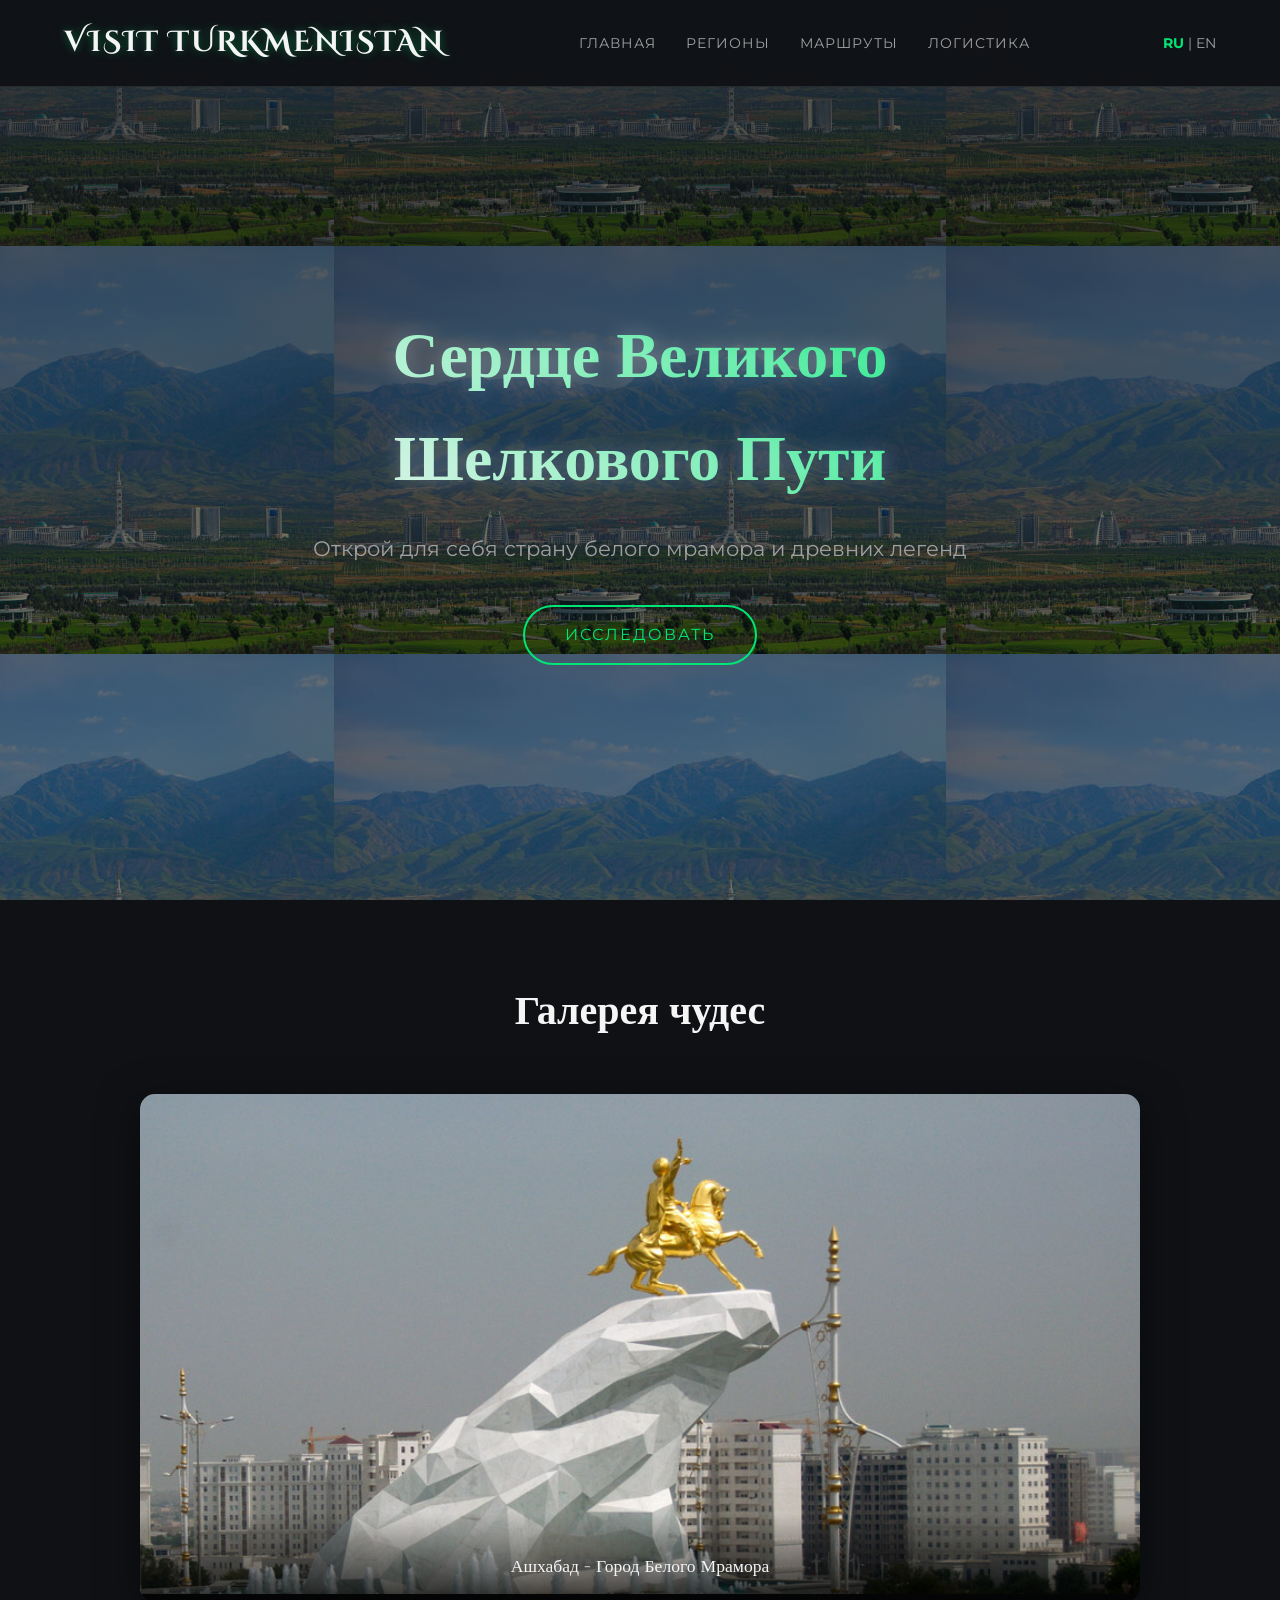
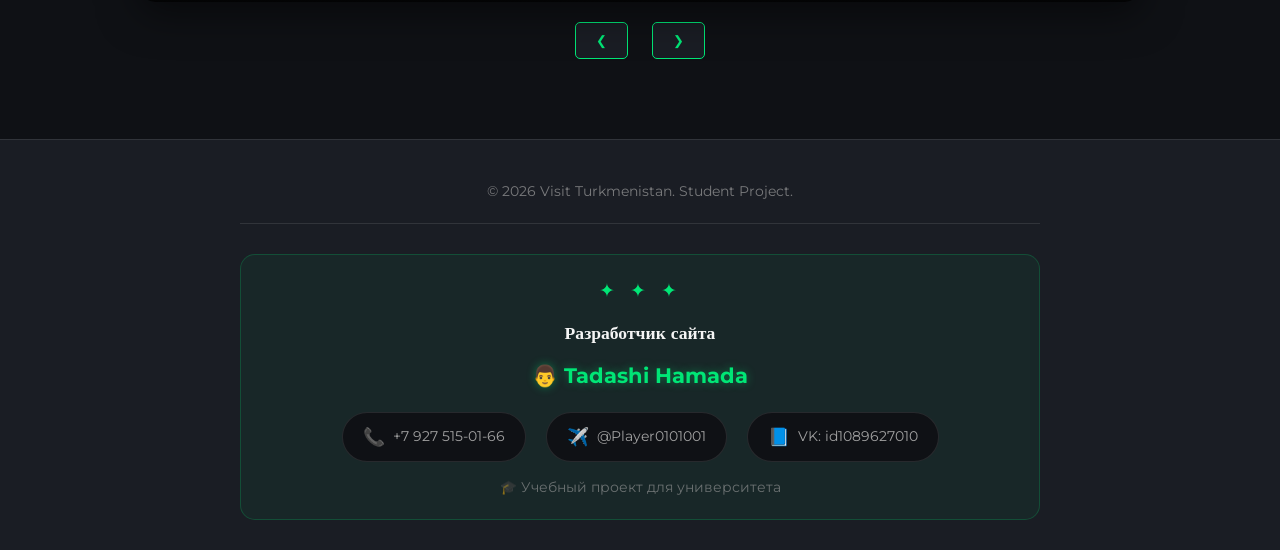
<file: index.html>
<!DOCTYPE html>
<html lang="ru">
<head>
    <meta charset="UTF-8">
    <meta name="viewport" content="width=device-width, initial-scale=1.0">
    <title>Visit Turkmenistan</title>
    <!-- Подключаем шрифты Google -->
    <link href="https://fonts.googleapis.com/css2?family=Cinzel+Decorative:wght@400;700&family=Montserrat:wght@300;400;600&display=swap" rel="stylesheet">
    <!-- Подключаем стили (пока пустые) -->
    <link rel="stylesheet" href="css/style.css">
</head>
<body>

    <!-- Навигация -->
    <nav class="navbar">
        <div class="logo">VISIT TURKMENISTAN</div>
        <ul class="nav-links">
            <li><a href="index.html" data-lang="home">Главная</a></li>
            <li><a href="regions.html" data-lang="regions">Регионы</a></li>
            <li><a href="route.html" data-lang="routes">Маршруты</a></li>
            <li><a href="logistics.html" data-lang="logistics">Логистика</a></li>
        </ul>
        <div class="lang-switch">
            <span id="lang-ru" class="active">RU</span> | <span id="lang-en">EN</span>
        </div>
    </nav>

    <!-- Главный экран -->
    <header class="hero">
        <div class="hero-content">
            <h1 data-lang="hero_title">Сердце Великого Шелкового Пути</h1>
            <p data-lang="hero_subtitle">Открой для себя страну белого мрамора и древних легенд</p>
            <a href="regions.html" class="btn-main" data-lang="btn_explore">Исследовать</a>
        </div>
    </header>

      <!-- Слайдер (5 фото красивых мест) -->
<section class="slider-section">
    <h2 data-lang="gallery_title">Галерея чудес</h2>
    <div class="slider-container">
        <div class="slide active">
            <img src="img/slide1.jpg" alt="Ashgabat">
            <div class="slide-caption">Ашхабад - Город Белого Мрамора</div>
        </div>
        <div class="slide">
            <img src="img/slide2.jpg" alt="Darvaza">
            <div class="slide-caption">Дарваза - Врата Ада</div>
        </div>
        <div class="slide">
            <img src="img/slide3.jpg" alt="Kugitang">
            <div class="slide-caption">Кугитанг - Следы Динозавров</div>
        </div>
        <div class="slide">
            <img src="img/slide4.jpg" alt="Avaza">
            <div class="slide-caption">Аваза - Каспийское Море</div>
        </div>
        <div class="slide">
            <img src="img/slide5.jpg" alt="Merv">
            <div class="slide-caption">Древний Мерв - UNESCO</div>
        </div>
    </div>
    <div class="slider-controls">
        <button id="prevBtn">&#10094;</button>
        <button id="nextBtn">&#10095;</button>
    </div>
</section>

    <footer>
    <div class="footer-content">
        <div class="footer-main">
            <p>&copy; 2026 Visit Turkmenistan. Student Project.</p>
        </div>
        
        <div class="developer-info">
            <div class="dev-divider">✦ ✦ ✦</div>
            <h4>Разработчик сайта</h4>
            <div class="dev-name">👨‍ Tadashi Hamada</div>
            <div class="dev-contacts">
                <a href="tel:+79275150166" class="dev-contact-item">
                    <span class="icon">📞</span> +7 927 515-01-66
                </a>
                <a href="https://t.me/Player0101001" target="_blank" class="dev-contact-item">
                    <span class="icon">✈️</span> @Player0101001
                </a>
                <a href="https://vk.com/id1089627010" target="_blank" class="dev-contact-item">
                    <span class="icon">📘</span> VK: id1089627010
                </a>
            </div>
            <p class="dev-note">🎓 Учебный проект для университета</p>
        </div>
    </div>
</footer>

    <script src="js/script.js"></script>
</body>
</html>
</file>
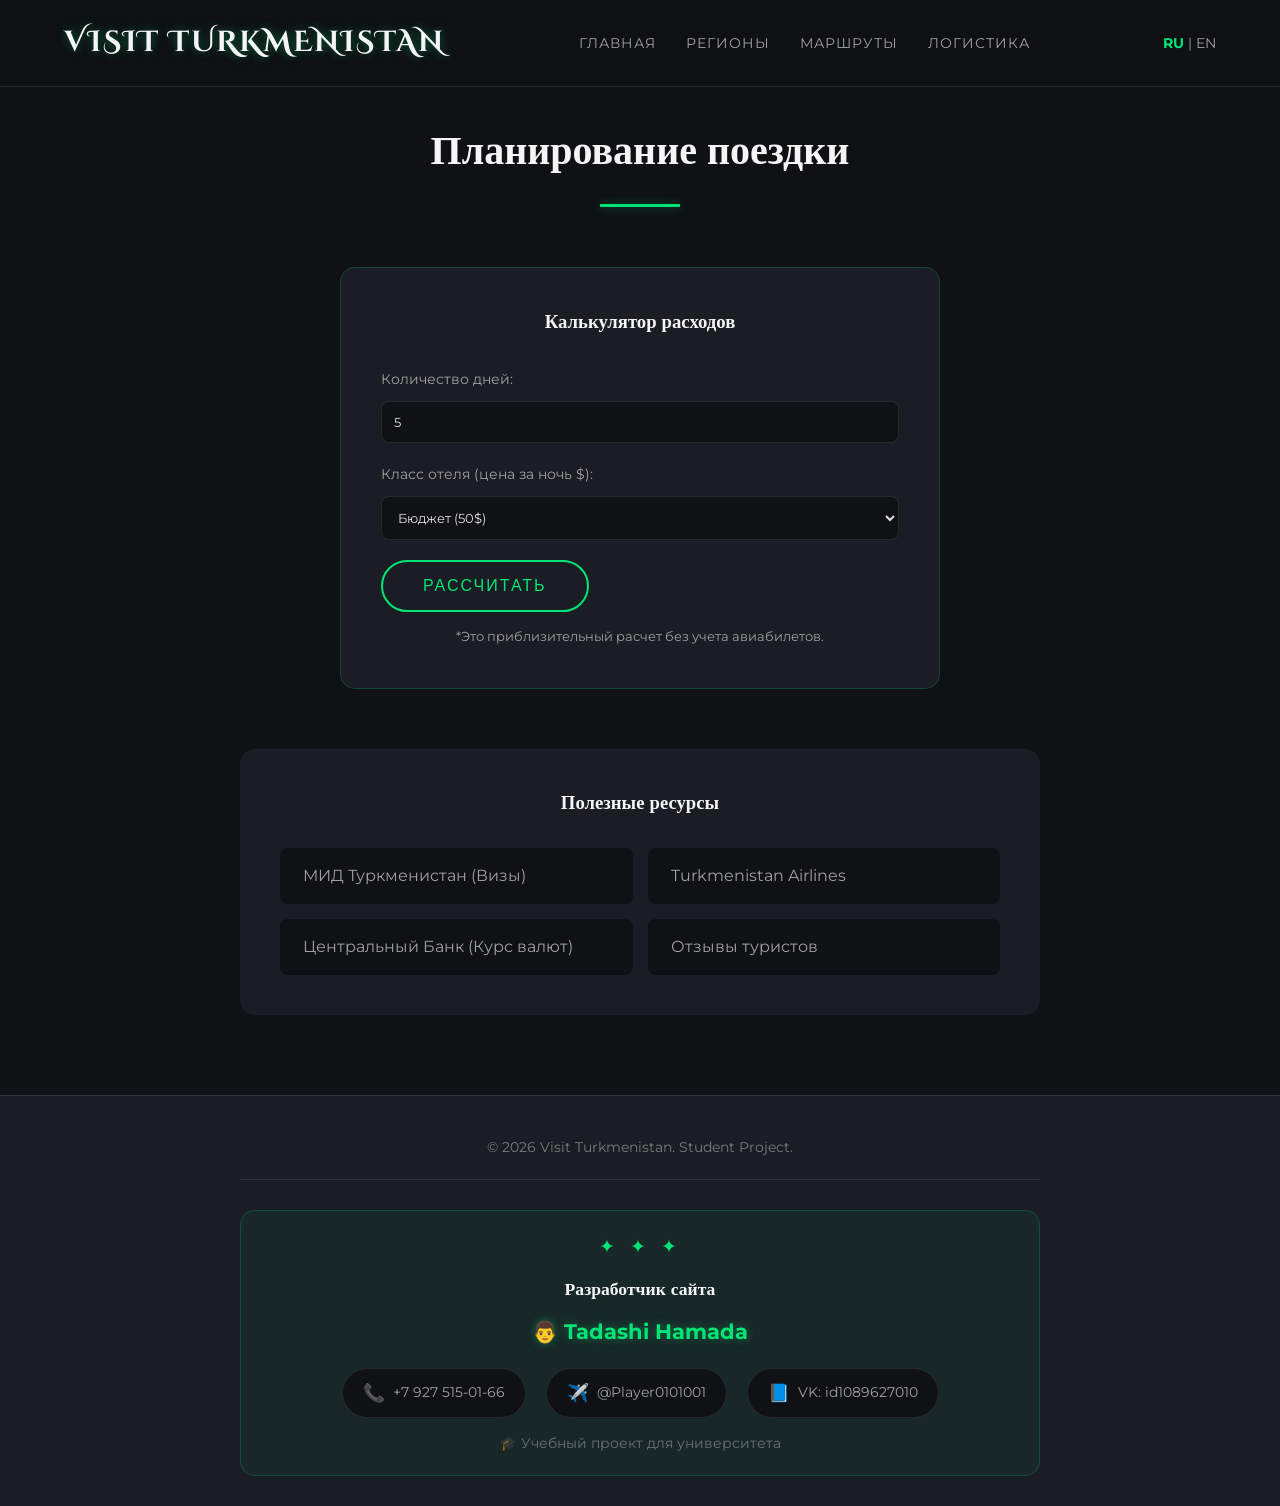
<file: logistics.html>
<!DOCTYPE html>
<html lang="ru">
<head>
    <meta charset="UTF-8">
    <meta name="viewport" content="width=device-width, initial-scale=1.0">
    <title>Логистика - Visit Turkmenistan</title>
    <link href="https://fonts.googleapis.com/css2?family=Cinzel+Decorative:wght@400;700&family=Montserrat:wght@300;400;600&display=swap" rel="stylesheet">
    <link rel="stylesheet" href="css/style.css">
</head>
<body>
    <nav class="navbar">
        <div class="logo">VISIT TURKMENISTAN</div>
        <ul class="nav-links">
            <li><a href="index.html" data-lang="home">Главная</a></li>
            <li><a href="regions.html" data-lang="regions">Регионы</a></li>
            <li><a href="route.html" data-lang="routes">Маршруты</a></li>
            <li><a href="logistics.html" data-lang="logistics">Логистика</a></li>
        </ul>
        <div class="lang-switch">
            <span id="lang-ru" class="active">RU</span> | <span id="lang-en">EN</span>
        </div>
    </nav>

    <section class="content-section">
        <h2 data-lang="logistics_title">Планирование поездки</h2>

        <!-- Калькулятор -->
        <div class="calculator-box">
            <h3 data-lang="calc_title">Калькулятор расходов</h3>
            <label data-lang="calc_days">Количество дней:</label>
            <input type="number" id="days" value="5" min="1">
            
            <label data-lang="calc_hotel">Класс отеля (цена за ночь $):</label>
            <select id="hotel">
                <option value="50">Бюджет (50$)</option>
                <option value="100">Средний (100$)</option>
                <option value="250">Люкс (250$)</option>
            </select>

            <button id="calc-btn" class="btn-main" data-lang="calc_btn">Рассчитать</button>
            <div id="calc-result" class="result-box"></div>
            <p class="disclaimer" data-lang="calc_disclaimer">*Это приблизительный расчет без учета авиабилетов.</p>
        </div>

        <!-- Полезные ссылки -->
        <div class="links-box">
            <h3 data-lang="links_title">Полезные ресурсы</h3>
            <ul class="useful-links">
                <li><a href="https://www.mfa.gov.tm/" target="_blank">МИД Туркменистан (Визы)</a></li>
                <li><a href="https://www.turkmenistanairlines.com/" target="_blank">Turkmenistan Airlines</a></li>
                <li><a href="https://www.cbt.tm/" target="_blank">Центральный Банк (Курс валют)</a></li>
                <li><a href="https://www.tripadvisor.ru/" target="_blank">Отзывы туристов</a></li>
            </ul>
        </div>
    </section>

    <footer>
    <div class="footer-content">
        <div class="footer-main">
            <p>&copy; 2026 Visit Turkmenistan. Student Project.</p>
        </div>
        
        <div class="developer-info">
            <div class="dev-divider">✦ ✦ ✦</div>
            <h4>Разработчик сайта</h4>
            <div class="dev-name">👨‍ Tadashi Hamada</div>
            <div class="dev-contacts">
                <a href="tel:+79275150166" class="dev-contact-item">
                    <span class="icon">📞</span> +7 927 515-01-66
                </a>
                <a href="https://t.me/Player0101001" target="_blank" class="dev-contact-item">
                    <span class="icon">✈️</span> @Player0101001
                </a>
                <a href="https://vk.com/id1089627010" target="_blank" class="dev-contact-item">
                    <span class="icon">📘</span> VK: id1089627010
                </a>
            </div>
            <p class="dev-note">🎓 Учебный проект для университета</p>
        </div>
    </div>
</footer>


    <script src="js/script.js"></script>
</body>
</html>
</file>
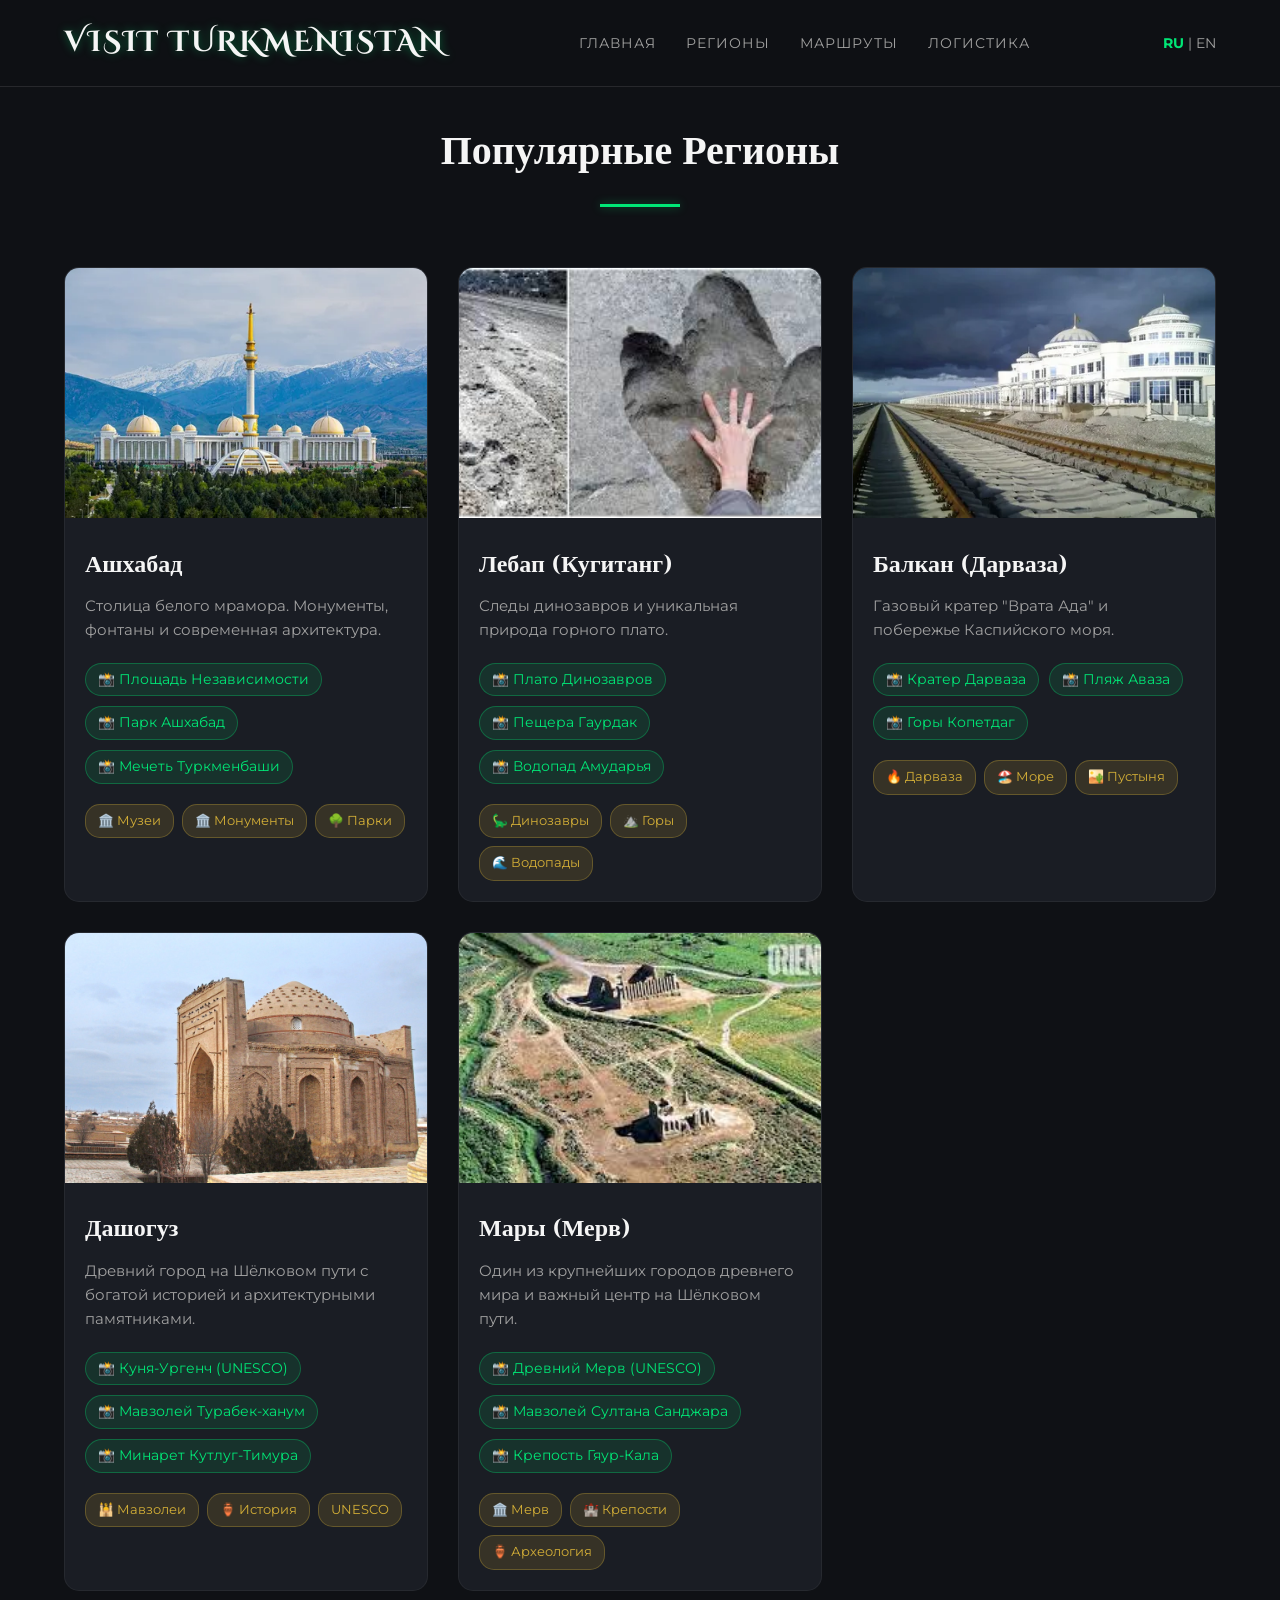
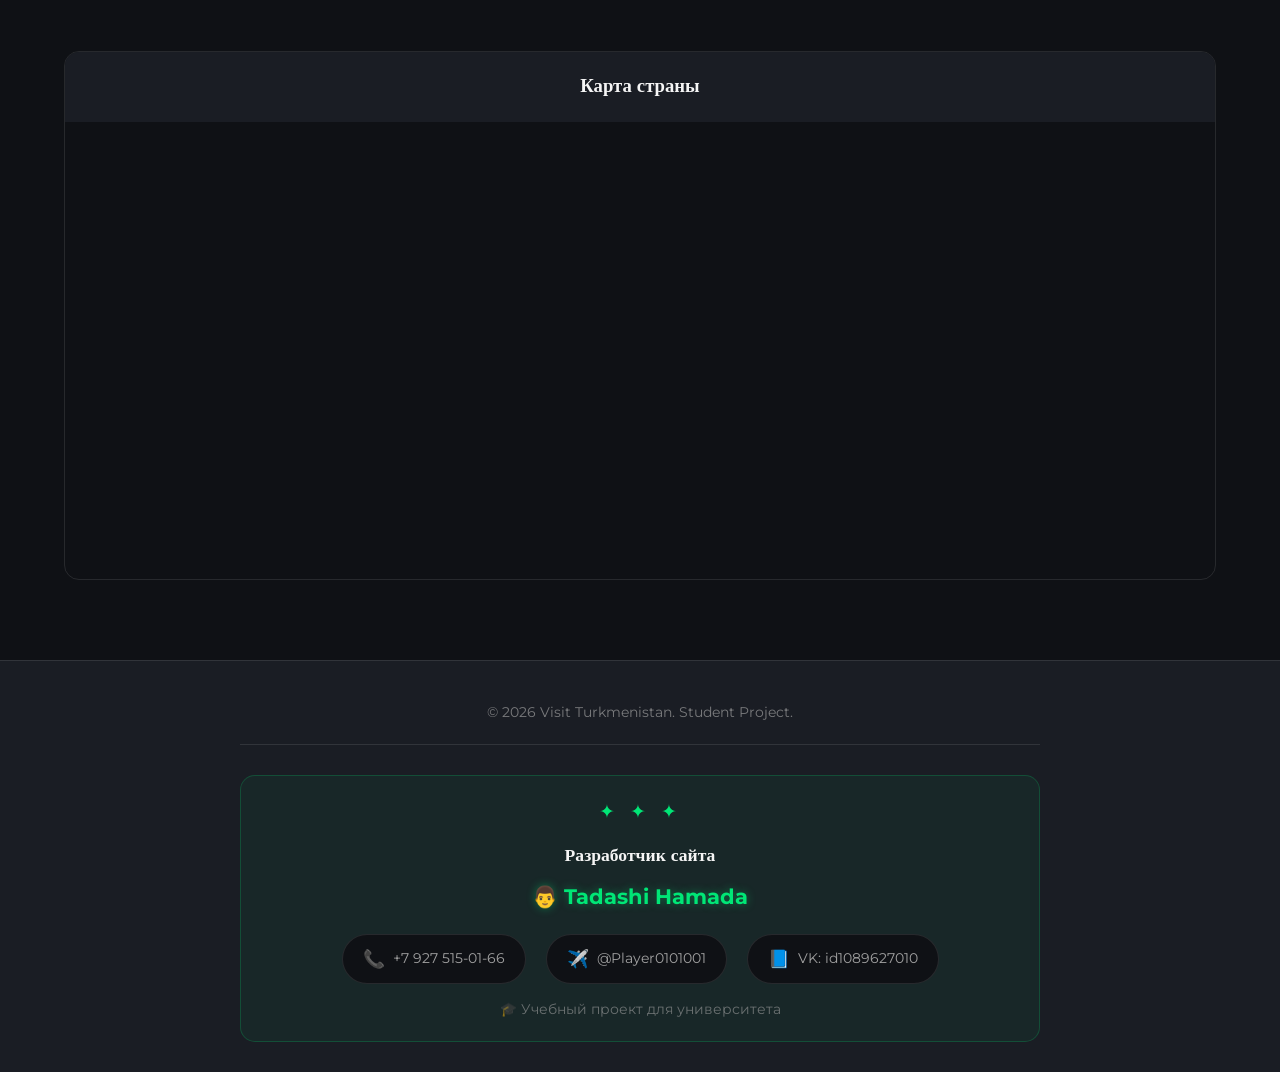
<file: regions.html>
<!DOCTYPE html>
<html lang="ru">
<head>
    <meta charset="UTF-8">
    <meta name="viewport" content="width=device-width, initial-scale=1.0">
    <title>Регионы - Visit Turkmenistan</title>
    <link href="https://fonts.googleapis.com/css2?family=Cinzel+Decorative:wght@400;700&family=Montserrat:wght@300;400;600&display=swap" rel="stylesheet">
    <link rel="stylesheet" href="css/style.css">
</head>
<body>
    <nav class="navbar">
        <div class="logo">VISIT TURKMENISTAN</div>
        <ul class="nav-links">
            <li><a href="index.html" data-lang="home">Главная</a></li>
            <li><a href="regions.html" data-lang="regions">Регионы</a></li>
            <li><a href="route.html" data-lang="routes">Маршруты</a></li>
            <li><a href="logistics.html" data-lang="logistics">Логистика</a></li>
        </ul>
        <div class="lang-switch">
            <span id="lang-ru" class="active">RU</span> | <span id="lang-en">EN</span>
        </div>
    </nav>

    <section class="content-section">
        <h2 data-lang="regions_title">Популярные Регионы</h2>
        
      
        <!-- Замени блок regions-grid на: -->
        <div class="regions-grid">
            <!-- Ашхабад -->
            <div class="region-card">
                <img src="img/ashgabat.jpg" alt="Ashgabat">
                <h3>Ашхабад</h3>
                <p data-lang="ashgabat_desc">Столица белого мрамора. Монументы, фонтаны и современная архитектура.</p>
                <div class="photo-spots">
                    <span>📸 Площадь Независимости</span>
                    <span>📸 Парк Ашхабад</span>
                    <span>📸 Мечеть Туркменбаши</span>
                </div>
                <div class="region-features">
                    <span class="feature">🏛️ Музеи</span>
                    <span class="feature">🏛️ Монументы</span>
                    <span class="feature">🌳 Парки</span>
                </div>
            </div>

            <!-- Лебап -->
            <div class="region-card">
                <img src="img/lebap1.jpg" alt="Lebap">
                <h3>Лебап (Кугитанг)</h3>
                <p data-lang="lebap_desc">Следы динозавров и уникальная природа горного плато.</p>
                <div class="photo-spots">
                    <span>📸 Плато Динозавров</span>
                    <span>📸 Пещера Гаурдак</span>
                    <span>📸 Водопад Амударья</span>
                </div>
                <div class="region-features">
                    <span class="feature">🦕 Динозавры</span>
                    <span class="feature">⛰️ Горы</span>
                    <span class="feature">🌊 Водопады</span>
                </div>
            </div>

            <!-- Балкан -->
            <div class="region-card">
                <img src="img/balkan.jpg" alt="Balkan">
                <h3>Балкан (Дарваза)</h3>
                <p data-lang="balkan_desc">Газовый кратер "Врата Ада" и побережье Каспийского моря.</p>
                <div class="photo-spots">
                    <span>📸 Кратер Дарваза</span>
                    <span>📸 Пляж Аваза</span>
                    <span>📸 Горы Копетдаг</span>
                </div>
                <div class="region-features">
                    <span class="feature">🔥 Дарваза</span>
                    <span class="feature">🏖️ Море</span>
                    <span class="feature">🏜️ Пустыня</span>
                </div>
            </div>

            <!-- Дашогуз -->
            <div class="region-card">
                <img src="img/dashoguz.jpg" alt="Dashoguz">
                <h3>Дашогуз</h3>
                <p>Древний город на Шёлковом пути с богатой историей и архитектурными памятниками.</p>
                <div class="photo-spots">
                    <span>📸 Куня-Ургенч (UNESCO)</span>
                    <span>📸 Мавзолей Турабек-ханум</span>
                    <span>📸 Минарет Кутлуг-Тимура</span>
                </div>
                <div class="region-features">
                    <span class="feature">🕌 Мавзолеи</span>
                    <span class="feature">🏺 История</span>
                    <span class="feature"> UNESCO</span>
                </div>
            </div>

            <!-- Мары -->
            <div class="region-card">
                <img src="img/mary.jpg" alt="Mary">
                <h3>Мары (Мерв)</h3>
                <p>Один из крупнейших городов древнего мира и важный центр на Шёлковом пути.</p>
                <div class="photo-spots">
                    <span>📸 Древний Мерв (UNESCO)</span>
                    <span>📸 Мавзолей Султана Санджара</span>
                    <span>📸 Крепость Гяур-Кала</span>
                </div>
                <div class="region-features">
                    <span class="feature">🏛️ Мерв</span>
                    <span class="feature">🏰 Крепости</span>
                    <span class="feature">🏺 Археология</span>
                </div>
            </div>
        </div>


        <!-- Интерактивная карта (iframe Google Maps) -->
        <div class="map-container">
            <h3 data-lang="map_title">Карта страны</h3>
            <iframe src="https://www.google.com/maps/embed?pb=!1m18!1m12!1m3!1d3056623.684232!2d56.5!3d39.0!2m3!1f0!2f0!3f0!3m2!1i1024!2i768!4f13.1!3m3!1m2!1s0x3f34b5b5b5b5b5b5%3A0x5b5b5b5b5b5b5b5b!2sTurkmenistan!5e0!3m2!1sru!2s!4v1600000000000" width="100%" height="450" style="border:0;" allowfullscreen="" loading="lazy"></iframe>
        </div>
    </section>

    <footer>
    <div class="footer-content">
        <div class="footer-main">
            <p>&copy; 2026 Visit Turkmenistan. Student Project.</p>
        </div>
        
        <div class="developer-info">
            <div class="dev-divider">✦ ✦ ✦</div>
            <h4>Разработчик сайта</h4>
            <div class="dev-name">👨‍ Tadashi Hamada</div>
            <div class="dev-contacts">
                <a href="tel:+79275150166" class="dev-contact-item">
                    <span class="icon">📞</span> +7 927 515-01-66
                </a>
                <a href="https://t.me/Player0101001" target="_blank" class="dev-contact-item">
                    <span class="icon">✈️</span> @Player0101001
                </a>
                <a href="https://vk.com/id1089627010" target="_blank" class="dev-contact-item">
                    <span class="icon">📘</span> VK: id1089627010
                </a>
            </div>
            <p class="dev-note">🎓 Учебный проект для университета</p>
        </div>
    </div>
</footer>

    <script src="js/script.js"></script>
</body>
</html>
</file>
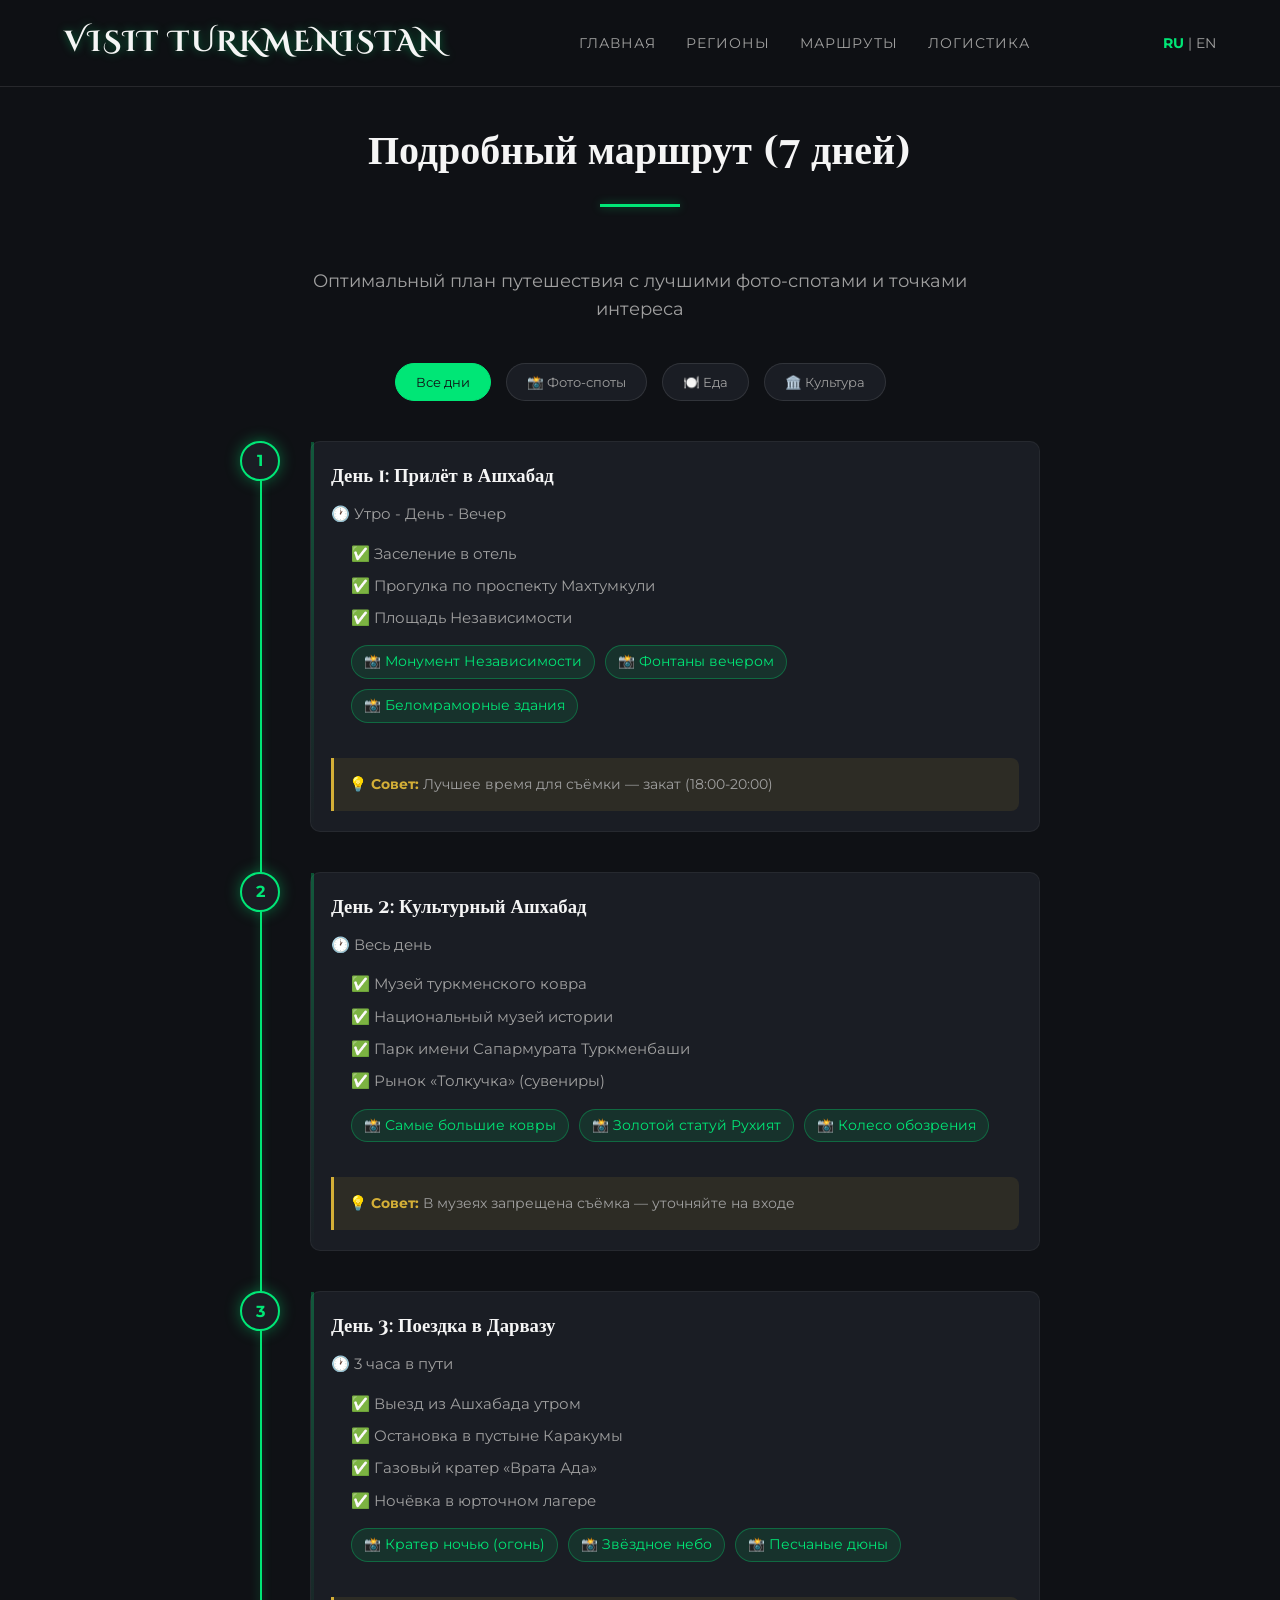
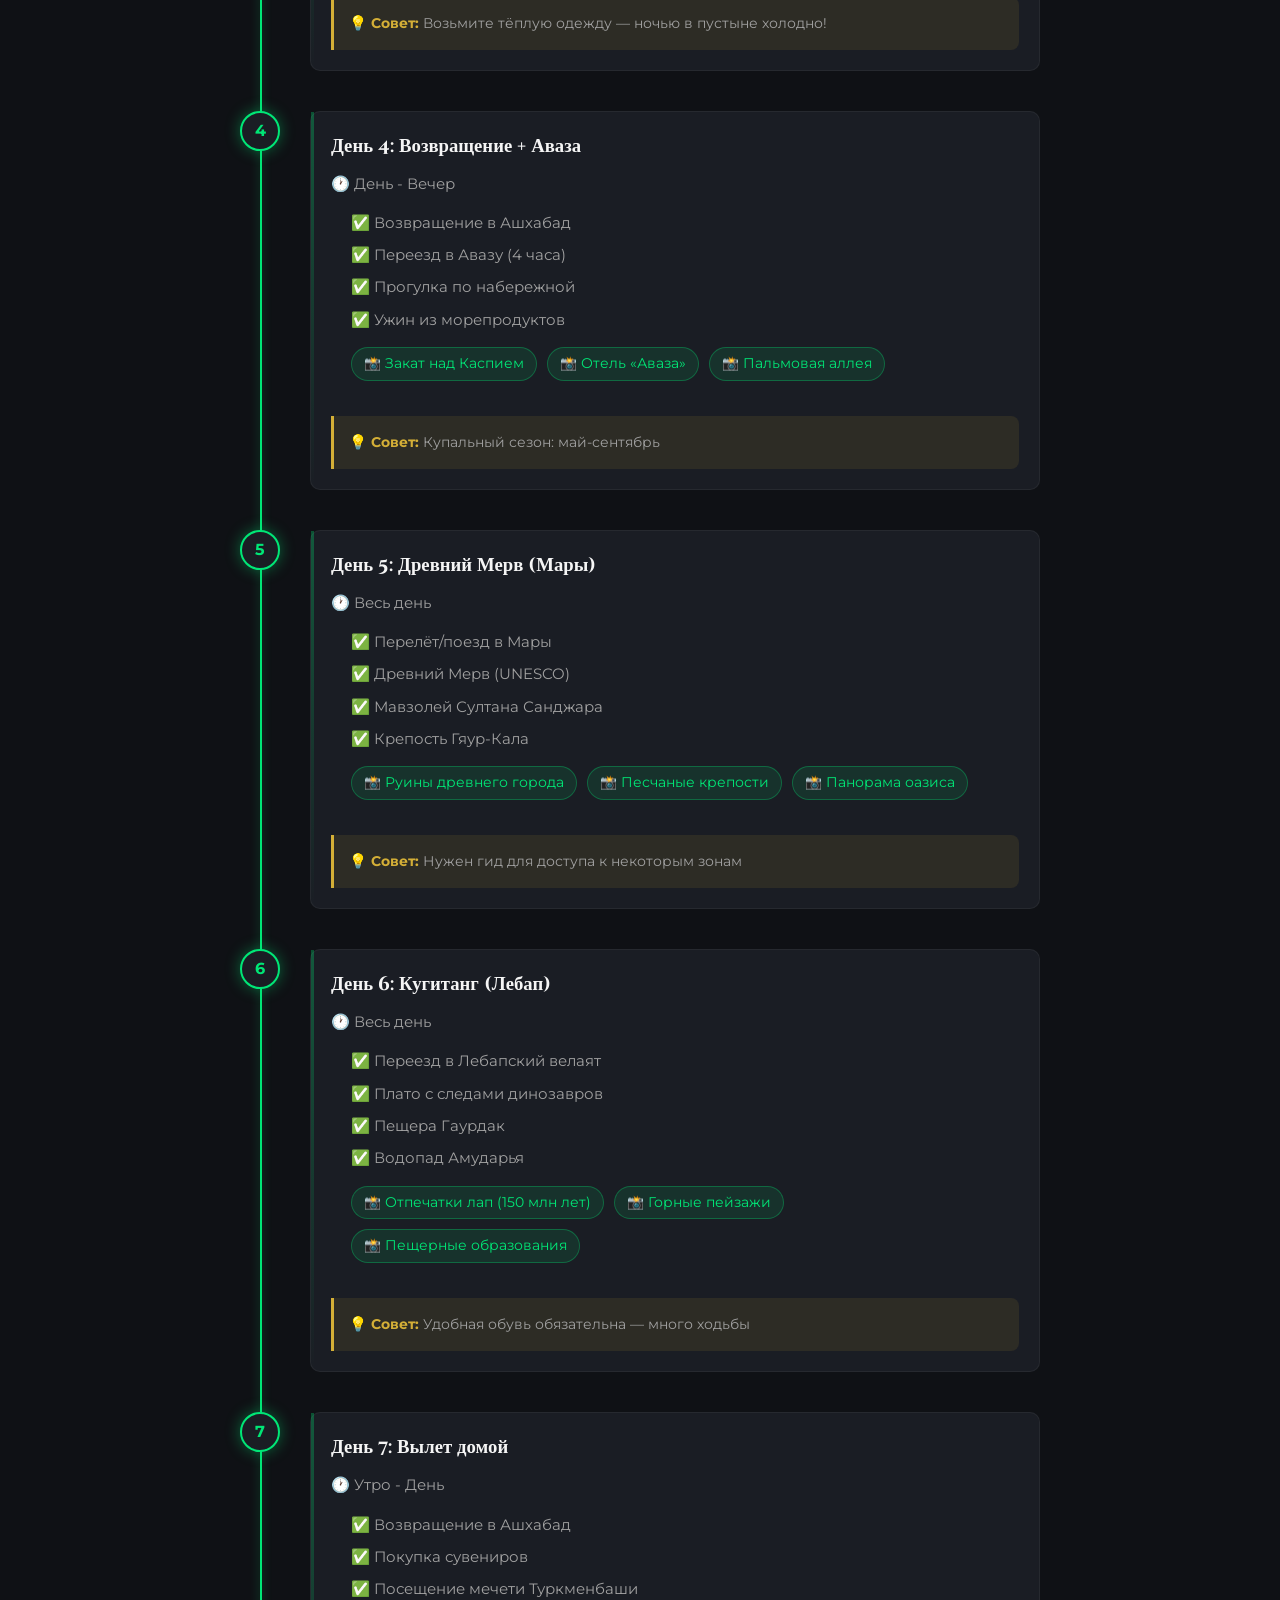
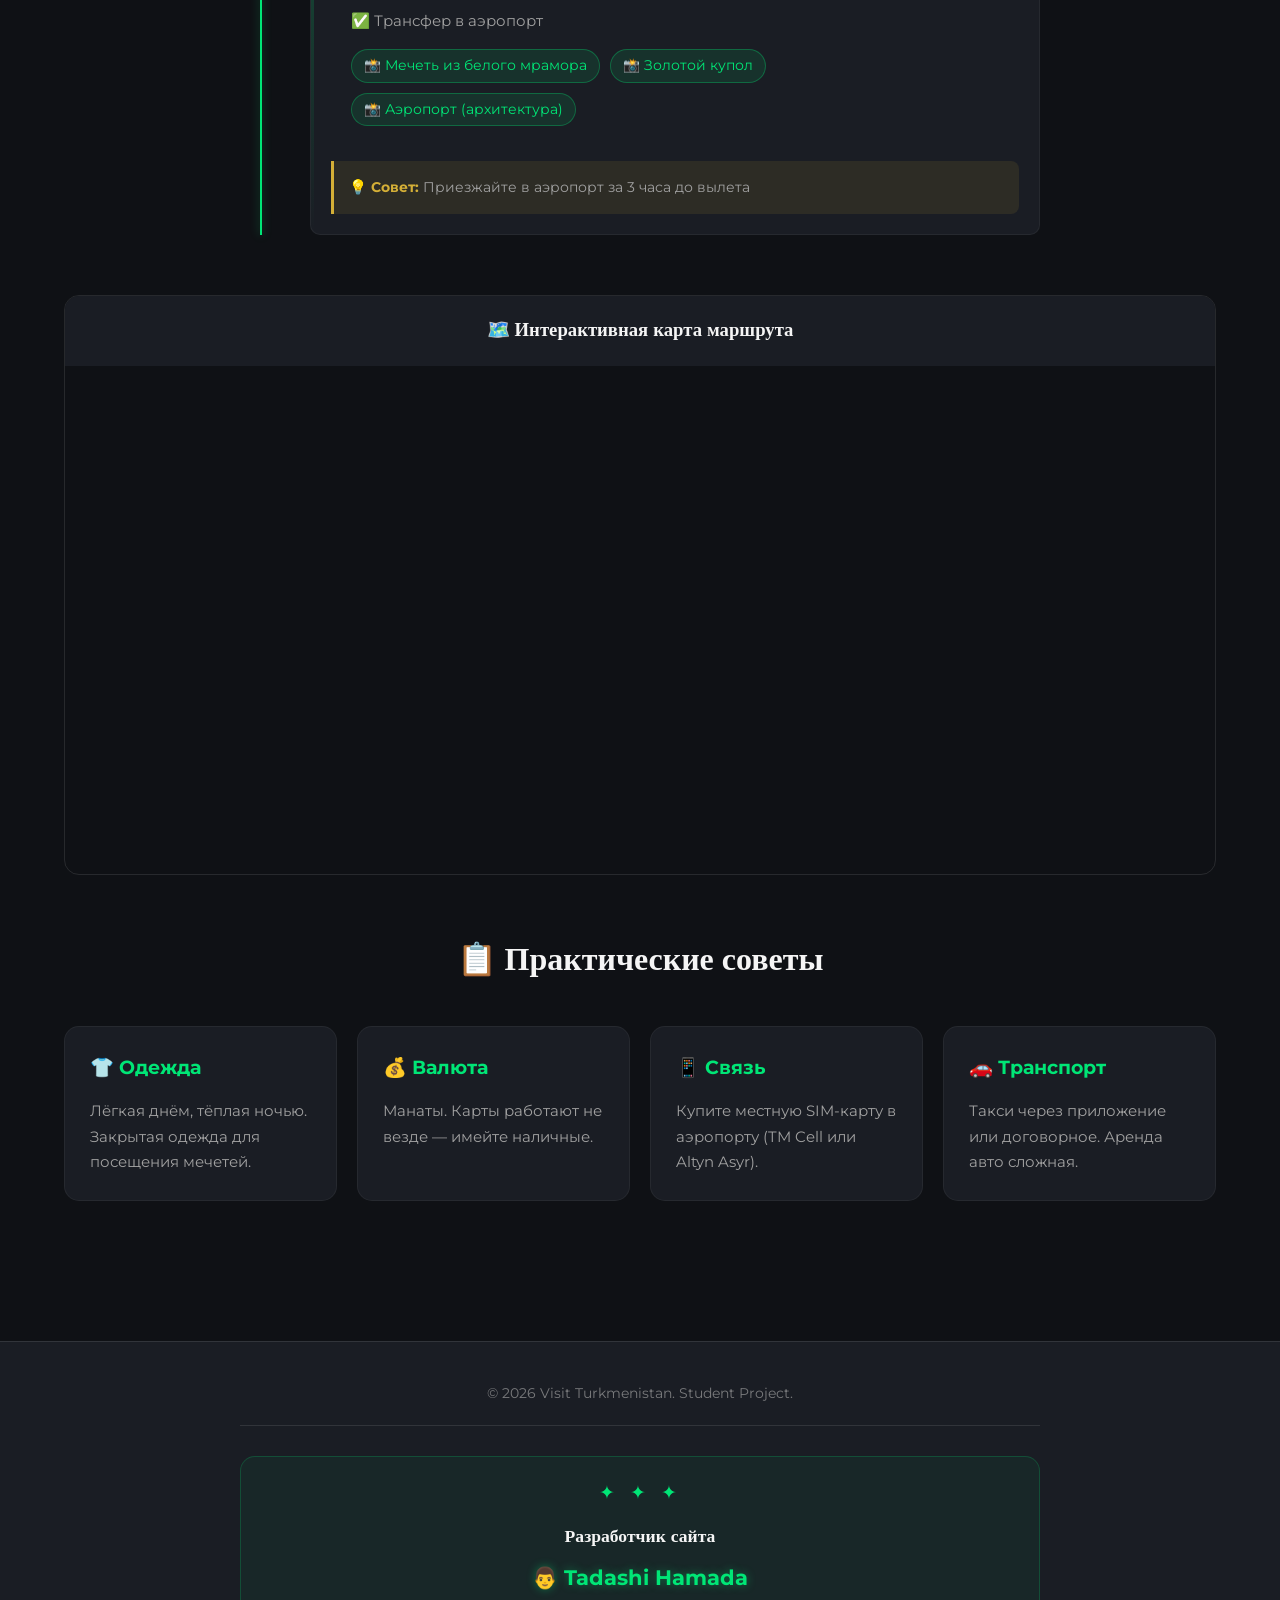
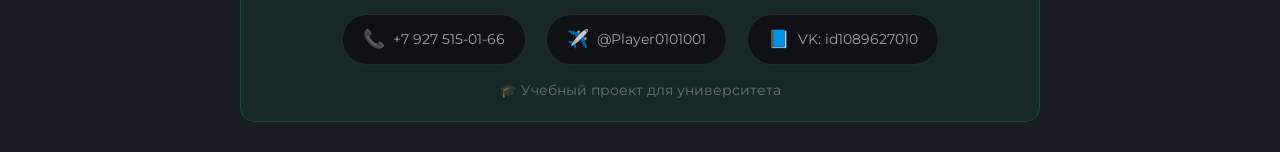
<file: route.html>
<!DOCTYPE html>
<html lang="ru">
<head>
    <meta charset="UTF-8">
    <meta name="viewport" content="width=device-width, initial-scale=1.0">
    <title>Маршруты - Visit Turkmenistan</title>
    <link href="https://fonts.googleapis.com/css2?family=Cinzel+Decorative:wght@400;700&family=Montserrat:wght@300;400;600&display=swap" rel="stylesheet">
    <link rel="stylesheet" href="css/style.css">
</head>
<body>
    <nav class="navbar">
        <div class="logo">VISIT TURKMENISTAN</div>
        <ul class="nav-links">
            <li><a href="index.html" data-lang="home">Главная</a></li>
            <li><a href="regions.html" data-lang="regions">Регионы</a></li>
            <li><a href="route.html" data-lang="routes">Маршруты</a></li>
            <li><a href="logistics.html" data-lang="logistics">Логистика</a></li>
        </ul>
        <div class="lang-switch">
            <span id="lang-ru" class="active">RU</span> | <span id="lang-en">EN</span>
        </div>
    </nav>

        <section class="content-section">
        <h2 data-lang="route_title">Подробный маршрут (7 дней)</h2>
        <p class="route-intro">Оптимальный план путешествия с лучшими фото-спотами и точками интереса</p>
        
        <!-- Фильтр маршрутов -->
        <div class="route-filter">
            <button class="filter-btn active" data-filter="all">Все дни</button>
            <button class="filter-btn" data-filter="photo">📸 Фото-споты</button>
            <button class="filter-btn" data-filter="food">🍽️ Еда</button>
            <button class="filter-btn" data-filter="culture">🏛️ Культура</button>
        </div>

        <div class="timeline">
            <!-- День 1 -->
            <div class="timeline-item" data-category="culture">
                <div class="timeline-dot">1</div>
                <div class="timeline-content">
                    <h3>День 1: Прилёт в Ашхабад</h3>
                    <p class="time">🕐 Утро - День - Вечер</p>
                    <ul class="route-details">
                        <li>✅ Заселение в отель</li>
                        <li>✅ Прогулка по проспекту Махтумкули</li>
                        <li>✅ Площадь Независимости</li>
                    </ul>
                    <div class="photo-spots">
                        <span>📸 Монумент Независимости</span>
                        <span>📸 Фонтаны вечером</span>
                        <span>📸 Беломраморные здания</span>
                    </div>
                    <div class="tip-box">
                        <strong>💡 Совет:</strong> Лучшее время для съёмки — закат (18:00-20:00)
                    </div>
                </div>
            </div>

            <!-- День 2 -->
            <div class="timeline-item" data-category="culture">
                <div class="timeline-dot">2</div>
                <div class="timeline-content">
                    <h3>День 2: Культурный Ашхабад</h3>
                    <p class="time">🕐 Весь день</p>
                    <ul class="route-details">
                        <li>✅ Музей туркменского ковра</li>
                        <li>✅ Национальный музей истории</li>
                        <li>✅ Парк имени Сапармурата Туркменбаши</li>
                        <li>✅ Рынок «Толкучка» (сувениры)</li>
                    </ul>
                    <div class="photo-spots">
                        <span>📸 Самые большие ковры</span>
                        <span>📸 Золотой статуй Рухият</span>
                        <span>📸 Колесо обозрения</span>
                    </div>
                    <div class="tip-box">
                        <strong>💡 Совет:</strong> В музеях запрещена съёмка — уточняйте на входе
                    </div>
                </div>
            </div>

            <!-- День 3 -->
            <div class="timeline-item" data-category="photo">
                <div class="timeline-dot">3</div>
                <div class="timeline-content">
                    <h3>День 3: Поездка в Дарвазу</h3>
                    <p class="time">🕐 3 часа в пути</p>
                    <ul class="route-details">
                        <li>✅ Выезд из Ашхабада утром</li>
                        <li>✅ Остановка в пустыне Каракумы</li>
                        <li>✅ Газовый кратер «Врата Ада»</li>
                        <li>✅ Ночёвка в юрточном лагере</li>
                    </ul>
                    <div class="photo-spots">
                        <span>📸 Кратер ночью (огонь)</span>
                        <span>📸 Звёздное небо</span>
                        <span>📸 Песчаные дюны</span>
                    </div>
                    <div class="tip-box">
                        <strong>💡 Совет:</strong> Возьмите тёплую одежду — ночью в пустыне холодно!
                    </div>
                </div>
            </div>

            <!-- День 4 -->
            <div class="timeline-item" data-category="photo">
                <div class="timeline-dot">4</div>
                <div class="timeline-content">
                    <h3>День 4: Возвращение + Аваза</h3>
                    <p class="time">🕐 День - Вечер</p>
                    <ul class="route-details">
                        <li>✅ Возвращение в Ашхабад</li>
                        <li>✅ Переезд в Авазу (4 часа)</li>
                        <li>✅ Прогулка по набережной</li>
                        <li>✅ Ужин из морепродуктов</li>
                    </ul>
                    <div class="photo-spots">
                        <span>📸 Закат над Каспием</span>
                        <span>📸 Отель «Аваза»</span>
                        <span>📸 Пальмовая аллея</span>
                    </div>
                    <div class="tip-box">
                        <strong>💡 Совет:</strong> Купальный сезон: май-сентябрь
                    </div>
                </div>
            </div>

            <!-- День 5 -->
            <div class="timeline-item" data-category="culture">
                <div class="timeline-dot">5</div>
                <div class="timeline-content">
                    <h3>День 5: Древний Мерв (Мары)</h3>
                    <p class="time">🕐 Весь день</p>
                    <ul class="route-details">
                        <li>✅ Перелёт/поезд в Мары</li>
                        <li>✅ Древний Мерв (UNESCO)</li>
                        <li>✅ Мавзолей Султана Санджара</li>
                        <li>✅ Крепость Гяур-Кала</li>
                    </ul>
                    <div class="photo-spots">
                        <span>📸 Руины древнего города</span>
                        <span>📸 Песчаные крепости</span>
                        <span>📸 Панорама оазиса</span>
                    </div>
                    <div class="tip-box">
                        <strong>💡 Совет:</strong> Нужен гид для доступа к некоторым зонам
                    </div>
                </div>
            </div>

            <!-- День 6 -->
            <div class="timeline-item" data-category="photo">
                <div class="timeline-dot">6</div>
                <div class="timeline-content">
                    <h3>День 6: Кугитанг (Лебап)</h3>
                    <p class="time">🕐 Весь день</p>
                    <ul class="route-details">
                        <li>✅ Переезд в Лебапский велаят</li>
                        <li>✅ Плато с следами динозавров</li>
                        <li>✅ Пещера Гаурдак</li>
                        <li>✅ Водопад Амударья</li>
                    </ul>
                    <div class="photo-spots">
                        <span>📸 Отпечатки лап (150 млн лет)</span>
                        <span>📸 Горные пейзажи</span>
                        <span>📸 Пещерные образования</span>
                    </div>
                    <div class="tip-box">
                        <strong>💡 Совет:</strong> Удобная обувь обязательна — много ходьбы
                    </div>
                </div>
            </div>

            <!-- День 7 -->
            <div class="timeline-item" data-category="culture">
                <div class="timeline-dot">7</div>
                <div class="timeline-content">
                    <h3>День 7: Вылет домой</h3>
                    <p class="time">🕐 Утро - День</p>
                    <ul class="route-details">
                        <li>✅ Возвращение в Ашхабад</li>
                        <li>✅ Покупка сувениров</li>
                        <li>✅ Посещение мечети Туркменбаши</li>
                        <li>✅ Трансфер в аэропорт</li>
                    </ul>
                    <div class="photo-spots">
                        <span>📸 Мечеть из белого мрамора</span>
                        <span>📸 Золотой купол</span>
                        <span>📸 Аэропорт (архитектура)</span>
                    </div>
                    <div class="tip-box">
                        <strong>💡 Совет:</strong> Приезжайте в аэропорт за 3 часа до вылета
                    </div>
                </div>
            </div>
        </div>

        <!-- Карта маршрута -->
        <div class="route-map-container">
            <h3>🗺️ Интерактивная карта маршрута</h3>
            <iframe src="https://www.google.com/maps/embed?pb=!1m18!1m12!1m3!1d3056623.684232!2d56.5!3d39.0!2m3!1f0!2f0!3f0!3m2!1i1024!2i768!4f13.1!3m3!1m2!1s0x3f34b5b5b5b5b5b5%3A0x5b5b5b5b5b5b5b5b!2sTurkmenistan!5e0!3m2!1sru!2s!4v1600000000000" width="100%" height="500" style="border:0;" allowfullscreen="" loading="lazy"></iframe>
        </div>

        <!-- Практические советы -->
        <div class="travel-tips">
            <h3>📋 Практические советы</h3>
            <div class="tips-grid">
                <div class="tip-card">
                    <h4>👕 Одежда</h4>
                    <p>Лёгкая днём, тёплая ночью. Закрытая одежда для посещения мечетей.</p>
                </div>
                <div class="tip-card">
                    <h4>💰 Валюта</h4>
                    <p>Манаты. Карты работают не везде — имейте наличные.</p>
                </div>
                <div class="tip-card">
                    <h4>📱 Связь</h4>
                    <p>Купите местную SIM-карту в аэропорту (TM Cell или Altyn Asyr).</p>
                </div>
                <div class="tip-card">
                    <h4>🚗 Транспорт</h4>
                    <p>Такси через приложение или договорное. Аренда авто сложная.</p>
                </div>
            </div>
        </div>
    </section>

    <footer>
    <div class="footer-content">
        <div class="footer-main">
            <p>&copy; 2026 Visit Turkmenistan. Student Project.</p>
        </div>
        
        <div class="developer-info">
            <div class="dev-divider">✦ ✦ ✦</div>
            <h4>Разработчик сайта</h4>
            <div class="dev-name">👨‍ Tadashi Hamada</div>
            <div class="dev-contacts">
                <a href="tel:+79275150166" class="dev-contact-item">
                    <span class="icon">📞</span> +7 927 515-01-66
                </a>
                <a href="https://t.me/Player0101001" target="_blank" class="dev-contact-item">
                    <span class="icon">✈️</span> @Player0101001
                </a>
                <a href="https://vk.com/id1089627010" target="_blank" class="dev-contact-item">
                    <span class="icon">📘</span> VK: id1089627010
                </a>
            </div>
            <p class="dev-note">🎓 Учебный проект для университета</p>
        </div>
    </div>
</footer>

    <script src="js/script.js"></script>
</body>
</html>
</file>
<file: css/style.css>
/* =========================================
   1. ГЛОБАЛЬНЫЕ НАСТРОЙКИ И ПЕРЕМЕННЫЕ
   ========================================= */
:root {
    --bg-dark: #0f1115;          /* Глубокий темный фон */
    --bg-card: #1a1d24;          /* Фон карточек */
    --text-main: #e0e0e0;        /* Основной текст */
    --text-muted: #a0a0a0;       /* Второстепенный текст */
    --accent-green: #00e676;     /* Неоновый зеленый */
    --accent-glow: rgba(0, 230, 118, 0.4); /* Свечение */
    --marble-white: #f5f5f5;     /* Белый мрамор */
    --gold: #d4af37;             /* Золотой акцент */
    --font-heading: 'Cinzel Decorative', cursive;
    --font-body: 'Montserrat', sans-serif;
}

* {
    margin: 0;
    padding: 0;
    box-sizing: border-box;
}

body {
    font-family: var(--font-body);
    background-color: var(--bg-dark);
    color: var(--text-main);
    line-height: 1.6;
    overflow-x: hidden;
}

a {
    text-decoration: none;
    color: inherit;
    transition: all 0.3s ease;
}

ul {
    list-style: none;
}

/* =========================================
   2. НАВИГАЦИЯ
   ========================================= */
.navbar {
    display: flex;
    justify-content: space-between;
    align-items: center;
    padding: 20px 5%;
    background: rgba(15, 17, 21, 0.95);
    position: fixed;
    width: 100%;
    top: 0;
    z-index: 1000;
    border-bottom: 1px solid rgba(255, 255, 255, 0.1);
    backdrop-filter: blur(10px);
}

.logo {
    font-family: var(--font-heading);
    font-size: 1.8rem;
    font-weight: 700;
    color: var(--marble-white);
    letter-spacing: 2px;
    text-shadow: 0 0 10px var(--accent-glow);
}

.nav-links {
    display: flex;
    gap: 30px;
}

.nav-links a {
    font-size: 0.9rem;
    text-transform: uppercase;
    letter-spacing: 1px;
    color: var(--text-muted);
    position: relative;
}

.nav-links a:hover,
.nav-links a.active {
    color: var(--accent-green);
}

.nav-links a::after {
    content: '';
    position: absolute;
    bottom: -5px;
    left: 0;
    width: 0;
    height: 2px;
    background: var(--accent-green);
    transition: width 0.3s ease;
}

.nav-links a:hover::after {
    width: 100%;
}

.lang-switch {
    font-size: 0.9rem;
    color: var(--text-muted);
    cursor: pointer;
}

.lang-switch span {
    transition: color 0.3s;
}

.lang-switch span:hover,
.lang-switch span.active {
    color: var(--accent-green);
    font-weight: bold;
}

/* =========================================
   3. ГЛАВНЫЙ ЭКРАН (HERO)
   ========================================= */
.hero {
    height: 100vh;
    background: linear-gradient(
        rgba(15, 17, 21, 0.7),
        rgba(15, 17, 21, 0.5)
    ), url('../img/hero-bg.jpg');  ← Путь к локальному файлу
    background-size: cover;
    background-position: center;
    background-attachment: fixed;
    display: flex;
    align-items: center;
    justify-content: center;
    text-align: center;
    padding-top: 80px;
}

.hero-content {
    max-width: 800px;
    padding: 20px;
    animation: fadeInUp 1.5s ease;
}

.hero h1 {
    font-family: var(--font-heading);
    font-size: 4rem;
    color: var(--marble-white);
    margin-bottom: 20px;
    text-shadow: 0 0 20px rgba(255, 255, 255, 0.3);
    background: linear-gradient(45deg, var(--marble-white), var(--accent-green));
    -webkit-background-clip: text;
    -webkit-text-fill-color: transparent;
}

.hero p {
    font-size: 1.3rem;
    color: var(--text-muted);
    margin-bottom: 40px;
}

.btn-main {
    display: inline-block;
    padding: 15px 40px;
    background: transparent;
    border: 2px solid var(--accent-green);
    color: var(--accent-green);
    font-size: 1rem;
    text-transform: uppercase;
    letter-spacing: 2px;
    border-radius: 50px;
    cursor: pointer;
    position: relative;
    overflow: hidden;
    transition: all 0.3s ease;
}

.btn-main:hover {
    background: var(--accent-green);
    color: var(--bg-dark);
    box-shadow: 0 0 30px var(--accent-glow);
    transform: translateY(-3px);
}

/* =========================================
   4. СЛАЙДЕР
   ========================================= */
.slider-section {
    padding: 80px 5%;
    background: var(--bg-dark);
}

.slider-section h2 {
    font-family: var(--font-heading);
    text-align: center;
    font-size: 2.5rem;
    color: var(--marble-white);
    margin-bottom: 50px;
}

.slider-container {
    max-width: 1000px;
    margin: 0 auto;
    position: relative;
    overflow: hidden;
    border-radius: 15px;
    box-shadow: 0 10px 40px rgba(0, 0, 0, 0.5);
}

.slide {
    display: none;
    animation: fade 0.5s ease;
}

.slide.active {
    display: block;
}

.slide img {
    width: 100%;
    height: 500px;
    object-fit: cover;
}

.slider-controls {
    text-align: center;
    margin-top: 20px;
}

.slider-controls button {
    background: var(--bg-card);
    border: 1px solid var(--accent-green);
    color: var(--accent-green);
    padding: 10px 20px;
    margin: 0 10px;
    cursor: pointer;
    border-radius: 5px;
    transition: all 0.3s;
}

.slider-controls button:hover {
    background: var(--accent-green);
    color: var(--bg-dark);
}

/* =========================================
   5. СЕКЦИИ КОНТЕНТА
   ========================================= */
.content-section {
    padding: 120px 5% 80px;
    min-height: 100vh;
}

.content-section h2 {
    font-family: var(--font-heading);
    text-align: center;
    font-size: 2.5rem;
    color: var(--marble-white);
    margin-bottom: 60px;
    position: relative;
}

.content-section h2::after {
    content: '';
    display: block;
    width: 80px;
    height: 3px;
    background: var(--accent-green);
    margin: 20px auto;
    box-shadow: 0 0 10px var(--accent-glow);
}

/* =========================================
   6. КАРТОЧКИ РЕГИОНОВ
   ========================================= */
.regions-grid {
    display: grid;
    grid-template-columns: repeat(auto-fit, minmax(300px, 1fr));
    gap: 30px;
    margin-bottom: 60px;
}

.region-card {
    background: var(--bg-card);
    border-radius: 15px;
    overflow: hidden;
    transition: all 0.4s ease;
    border: 1px solid rgba(255, 255, 255, 0.05);
}

.region-card:hover {
    transform: translateY(-10px);
    box-shadow: 0 10px 40px rgba(0, 230, 118, 0.15);
    border-color: var(--accent-green);
}

.region-card img {
    width: 100%;
    height: 250px;
    object-fit: cover;
    transition: transform 0.4s ease;
}

.region-card:hover img {
    transform: scale(1.05);
}

.region-card h3 {
    font-family: var(--font-heading);
    font-size: 1.5rem;
    color: var(--marble-white);
    padding: 20px 20px 10px;
}

.region-card p {
    color: var(--text-muted);
    padding: 0 20px 20px;
    font-size: 0.95rem;
}

/* =========================================
   7. КАРТА
   ========================================= */
.map-container {
    max-width: 1200px;
    margin: 0 auto;
    border-radius: 15px;
    overflow: hidden;
    border: 1px solid rgba(255, 255, 255, 0.1);
}

.map-container h3 {
    font-family: var(--font-heading);
    text-align: center;
    padding: 20px;
    color: var(--marble-white);
    background: var(--bg-card);
}

/* =========================================
   8. КАЛЬКУЛЯТОР
   ========================================= */
.calculator-box {
    max-width: 600px;
    margin: 0 auto 60px;
    background: var(--bg-card);
    padding: 40px;
    border-radius: 15px;
    border: 1px solid rgba(0, 230, 118, 0.2);
}

.calculator-box h3 {
    font-family: var(--font-heading);
    color: var(--marble-white);
    margin-bottom: 30px;
    text-align: center;
}

.calculator-box label {
    display: block;
    color: var(--text-muted);
    margin-bottom: 10px;
    font-size: 0.9rem;
}

.calculator-box input,
.calculator-box select {
    width: 100%;
    padding: 12px;
    margin-bottom: 20px;
    background: var(--bg-dark);
    border: 1px solid rgba(255, 255, 255, 0.1);
    color: var(--text-main);
    border-radius: 8px;
    font-family: var(--font-body);
}

.calculator-box input:focus,
.calculator-box select:focus {
    outline: none;
    border-color: var(--accent-green);
    box-shadow: 0 0 10px var(--accent-glow);
}

.result-box {
    margin-top: 20px;
    padding: 20px;
    background: rgba(0, 230, 118, 0.1);
    border-radius: 8px;
    text-align: center;
    font-size: 1.5rem;
    color: var(--accent-green);
    font-weight: bold;
    display: none;
}

.disclaimer {
    font-size: 0.8rem;
    color: var(--text-muted);
    text-align: center;
    margin-top: 15px;
}

/* =========================================
   9. ПОЛЕЗНЫЕ ССЫЛКИ
   ========================================= */
.links-box {
    max-width: 800px;
    margin: 0 auto;
    background: var(--bg-card);
    padding: 40px;
    border-radius: 15px;
}

.links-box h3 {
    font-family: var(--font-heading);
    color: var(--marble-white);
    margin-bottom: 30px;
    text-align: center;
}

.useful-links {
    display: grid;
    grid-template-columns: repeat(auto-fit, minmax(250px, 1fr));
    gap: 15px;
}

.useful-links li a {
    display: block;
    padding: 15px 20px;
    background: var(--bg-dark);
    border-radius: 8px;
    color: var(--text-muted);
    border-left: 3px solid transparent;
    transition: all 0.3s;
}

.useful-links li a:hover {
    color: var(--accent-green);
    border-left-color: var(--accent-green);
    background: rgba(0, 230, 118, 0.05);
}

/* =========================================
   10. ТАЙМЛАЙН (МАРШРУТ)
   ========================================= */
.timeline {
    max-width: 800px;
    margin: 0 auto;
    position: relative;
}

.timeline::before {
    content: '';
    position: absolute;
    left: 20px;
    top: 0;
    bottom: 0;
    width: 2px;
    background: var(--accent-green);
    box-shadow: 0 0 10px var(--accent-glow);
}

.timeline-item {
    display: flex;
    margin-bottom: 40px;
    position: relative;
}

.timeline-dot {
    width: 40px;
    height: 40px;
    background: var(--bg-card);
    border: 2px solid var(--accent-green);
    border-radius: 50%;
    display: flex;
    align-items: center;
    justify-content: center;
    color: var(--accent-green);
    font-weight: bold;
    flex-shrink: 0;
    z-index: 1;
    box-shadow: 0 0 15px var(--accent-glow);
}

.timeline-content {
    margin-left: 30px;
    background: var(--bg-card);
    padding: 20px;
    border-radius: 10px;
    flex: 1;
    border: 1px solid rgba(255, 255, 255, 0.05);
    transition: all 0.3s;
}

.timeline-content:hover {
    border-color: var(--accent-green);
    transform: translateX(10px);
}

.timeline-content h3 {
    font-family: var(--font-heading);
    color: var(--marble-white);
    margin-bottom: 10px;
}

.timeline-content p {
    color: var(--text-muted);
    font-size: 0.95rem;
}

/* =========================================
   11. ПОДВАЛ (FOOTER)
   ========================================= */
footer {
    background: var(--bg-card);
    padding: 30px;
    text-align: center;
    color: var(--text-muted);
    border-top: 1px solid rgba(255, 255, 255, 0.1);
}

/* =========================================
   12. АНИМАЦИИ
   ========================================= */
@keyframes fadeInUp {
    from {
        opacity: 0;
        transform: translateY(30px);
    }
    to {
        opacity: 1;
        transform: translateY(0);
    }
}

@keyframes fade {
    from { opacity: 0.4; }
    to { opacity: 1; }
}

/* =========================================
   13. АДАПТИВНОСТЬ (МОБИЛЬНЫЕ)
   ========================================= */
@media (max-width: 768px) {
    .navbar {
        flex-direction: column;
        padding: 15px;
    }

    .nav-links {
        margin: 15px 0;
        gap: 15px;
        flex-wrap: wrap;
        justify-content: center;
    }

    .hero h1 {
        font-size: 2.5rem;
    }

    .hero p {
        font-size: 1rem;
    }

    .slide img {
        height: 300px;
    }

    .content-section {
        padding: 100px 5% 60px;
    }

    .timeline::before {
        left: 10px;
    }

    .timeline-dot {
        width: 30px;
        height: 30px;
        font-size: 0.8rem;
    }

    .timeline-content {
        margin-left: 20px;
        padding: 15px;
    }
}

/* =========================================
   14. СТИЛИ ДЛЯ ПОДПИСЕЙ К ФОТО
   ========================================= */
.slide-caption {
    position: absolute;
    bottom: 0;
    left: 0;
    right: 0;
    background: linear-gradient(transparent, rgba(0, 0, 0, 0.8));
    color: var(--marble-white);
    padding: 40px 20px 20px;
    font-size: 1.1rem;
    text-align: center;
    font-family: var(--font-heading);
}

.slide {
    position: relative;
}

.photo-spots {
    padding: 0 20px 20px;
    display: flex;
    flex-wrap: wrap;
    gap: 10px;
}

.photo-spots span {
    background: rgba(0, 230, 118, 0.1);
    color: var(--accent-green);
    padding: 5px 12px;
    border-radius: 20px;
    font-size: 0.85rem;
    border: 1px solid rgba(0, 230, 118, 0.3);
}

.slider-container {
    position: relative;
}

/* =========================================
   15. СТИЛИ ДЛЯ УЛУЧШЕННЫХ МАРШРУТОВ
   ========================================= */
.route-intro {
    text-align: center;
    color: var(--text-muted);
    font-size: 1.1rem;
    margin-bottom: 40px;
    max-width: 700px;
    margin-left: auto;
    margin-right: auto;
}

.route-filter {
    display: flex;
    justify-content: center;
    gap: 15px;
    margin-bottom: 40px;
    flex-wrap: wrap;
}

.filter-btn {
    padding: 10px 20px;
    background: var(--bg-card);
    border: 1px solid rgba(255, 255, 255, 0.1);
    color: var(--text-muted);
    border-radius: 25px;
    cursor: pointer;
    transition: all 0.3s ease;
    font-family: var(--font-body);
}

.filter-btn:hover,
.filter-btn.active {
    background: var(--accent-green);
    color: var(--bg-dark);
    border-color: var(--accent-green);
}

.route-details {
    margin: 15px 0;
    padding-left: 20px;
}

.route-details li {
    color: var(--text-muted);
    margin-bottom: 8px;
    font-size: 0.95rem;
}

.time {
    color: var(--accent-green);
    font-size: 0.9rem;
    margin-bottom: 10px;
}

.tip-box {
    background: rgba(212, 175, 55, 0.1);
    border-left: 3px solid var(--gold);
    padding: 15px;
    margin-top: 15px;
    border-radius: 0 8px 8px 0;
    font-size: 0.9rem;
    color: var(--text-muted);
}

.tip-box strong {
    color: var(--gold);
}

.route-map-container {
    max-width: 1200px;
    margin: 60px auto;
    border-radius: 15px;
    overflow: hidden;
    border: 1px solid rgba(255, 255, 255, 0.1);
}

.route-map-container h3 {
    font-family: var(--font-heading);
    text-align: center;
    padding: 20px;
    color: var(--marble-white);
    background: var(--bg-card);
}

.travel-tips {
    max-width: 1200px;
    margin: 60px auto;
}

.travel-tips h3 {
    font-family: var(--font-heading);
    text-align: center;
    color: var(--marble-white);
    margin-bottom: 40px;
    font-size: 2rem;
}

.tips-grid {
    display: grid;
    grid-template-columns: repeat(auto-fit, minmax(250px, 1fr));
    gap: 20px;
}

.tip-card {
    background: var(--bg-card);
    padding: 25px;
    border-radius: 15px;
    border: 1px solid rgba(255, 255, 255, 0.05);
    transition: all 0.3s ease;
}

.tip-card:hover {
    border-color: var(--accent-green);
    transform: translateY(-5px);
    box-shadow: 0 10px 30px rgba(0, 230, 118, 0.1);
}

.tip-card h4 {
    color: var(--accent-green);
    margin-bottom: 15px;
    font-size: 1.2rem;
}

.tip-card p {
    color: var(--text-muted);
    font-size: 0.95rem;
    line-height: 1.7;
}

/* Анимация для фильтрации */
.timeline-item.filtered-out {
    display: none;
}

.timeline-item.filter-in {
    animation: fadeIn 0.5s ease;
}

/* Улучшенные карточки timeline */
.timeline-content {
    position: relative;
}

.timeline-content::before {
    content: '';
    position: absolute;
    top: 0;
    left: 0;
    width: 3px;
    height: 100%;
    background: linear-gradient(to bottom, var(--accent-green), transparent);
    opacity: 0.3;
}

/* =========================================
   16. СТИЛИ ДЛЯ ФУТЕРА С ИНФОЙ О РАЗРАБОТЧИКЕ
   ========================================= */
footer {
    background: var(--bg-card);
    padding: 40px 5% 30px;
    text-align: center;
    color: var(--text-muted);
    border-top: 1px solid rgba(255, 255, 255, 0.1);
}

.footer-content {
    max-width: 800px;
    margin: 0 auto;
}

.footer-main {
    margin-bottom: 30px;
    padding-bottom: 20px;
    border-bottom: 1px solid rgba(255, 255, 255, 0.1);
}

.footer-main p {
    font-size: 0.9rem;
    opacity: 0.7;
}

.developer-info {
    padding: 20px;
    background: rgba(0, 230, 118, 0.05);
    border-radius: 15px;
    border: 1px solid rgba(0, 230, 118, 0.2);
    transition: all 0.3s ease;
}

.developer-info:hover {
    background: rgba(0, 230, 118, 0.1);
    border-color: var(--accent-green);
    box-shadow: 0 0 20px rgba(0, 230, 118, 0.2);
}

.dev-divider {
    color: var(--accent-green);
    font-size: 1.2rem;
    margin-bottom: 15px;
    letter-spacing: 5px;
}

.developer-info h4 {
    color: var(--marble-white);
    font-family: var(--font-heading);
    font-size: 1.1rem;
    margin-bottom: 10px;
}

.dev-name {
    color: var(--accent-green);
    font-size: 1.3rem;
    font-weight: bold;
    margin-bottom: 20px;
    text-shadow: 0 0 10px var(--accent-glow);
}

.dev-contacts {
    display: flex;
    justify-content: center;
    gap: 20px;
    flex-wrap: wrap;
    margin-bottom: 15px;
}

.dev-contact-item {
    display: inline-flex;
    align-items: center;
    gap: 8px;
    padding: 10px 20px;
    background: var(--bg-dark);
    border-radius: 25px;
    color: var(--text-muted);
    text-decoration: none;
    border: 1px solid rgba(255, 255, 255, 0.1);
    transition: all 0.3s ease;
    font-size: 0.9rem;
}

.dev-contact-item:hover {
    color: var(--accent-green);
    border-color: var(--accent-green);
    background: rgba(0, 230, 118, 0.1);
    transform: translateY(-3px);
}

.dev-contact-item .icon {
    font-size: 1.1rem;
}

.dev-note {
    font-size: 0.85rem;
    opacity: 0.6;
    margin-top: 15px;
}

/* Адаптив для футера */
@media (max-width: 768px) {
    .dev-contacts {
        flex-direction: column;
        gap: 10px;
    }
    
    .dev-contact-item {
        justify-content: center;
    }
    
    footer {
        padding: 30px 5% 20px;
    }
}
/* =========================================
   17. СТИЛИ ДЛЯ НОВЫХ КАРТОЧЕК РЕГИОНОВ
   ========================================= */
.region-features {
    padding: 0 20px 20px;
    display: flex;
    flex-wrap: wrap;
    gap: 8px;
}

.feature {
    background: rgba(212, 175, 55, 0.15);
    color: var(--gold);
    padding: 6px 12px;
    border-radius: 15px;
    font-size: 0.8rem;
    border: 1px solid rgba(212, 175, 55, 0.3);
    transition: all 0.3s ease;
}

.feature:hover {
    background: rgba(212, 175, 55, 0.3);
    transform: translateY(-2px);
    box-shadow: 0 3px 10px rgba(212, 175, 55, 0.3);
}

/* Адаптация сетки для 5 карточек */
.regions-grid {
    display: grid;
    grid-template-columns: repeat(auto-fit, minmax(280px, 1fr));
    gap: 30px;
    margin-bottom: 60px;
}

/* Для больших экранов — 3 колонки */
@media (min-width: 1200px) {
    .regions-grid {
        grid-template-columns: repeat(3, 1fr);
    }
}

/* Для средних экранов — 2 колонки */
@media (max-width: 900px) {
    .regions-grid {
        grid-template-columns: repeat(2, 1fr);
    }
}

/* Для мобильных — 1 колонка */
@media (max-width: 600px) {
    .regions-grid {
        grid-template-columns: 1fr;
    }
}
</file>
